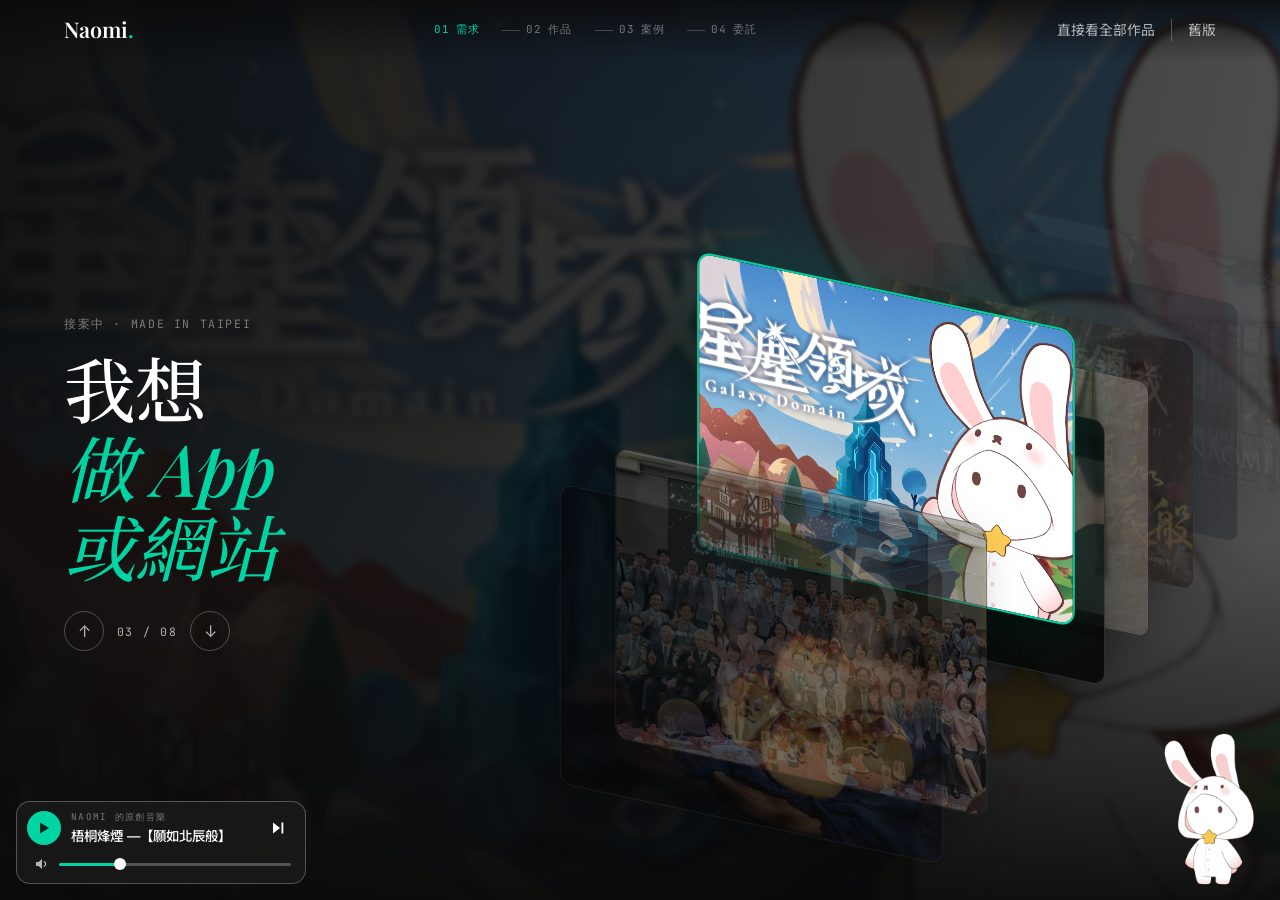
<file: index.html>
<!DOCTYPE html>
<html lang="zh-Hant">
<head>
<meta charset="UTF-8">
<meta name="viewport" content="width=device-width, initial-scale=1">
<!-- Google tag (gtag.js) -->
<script async src="https://www.googletagmanager.com/gtag/js?id=G-VKJH6SCYDP"></script>
<script>
window.dataLayer = window.dataLayer || [];
function gtag(){dataLayer.push(arguments);}
gtag('js', new Date());
gtag('config', 'G-VKJH6SCYDP');
</script>
<title>Naomi — UI/UX 與品牌設計師｜跨平台體驗設計</title>
<meta name="description" content="Naomi，UI/UX 與品牌設計師，專精資訊架構、User Flow、Wireframe 到 Prototype 的跨平台體驗設計，並具備完整專案管理與活動規劃執行經驗。">
<link rel="canonical" href="https://naomi-portfolio.github.io/Naomidesign/">
<meta property="og:type" content="website">
<meta property="og:title" content="Naomi — UI/UX 與品牌設計師｜跨平台體驗設計">
<meta property="og:description" content="Naomi，UI/UX 與品牌設計師，專精資訊架構、User Flow、Wireframe 到 Prototype 的跨平台體驗設計，並具備完整專案管理與活動規劃執行經驗。">
<meta property="og:url" content="https://naomi-portfolio.github.io/Naomidesign/">
<meta property="og:image" content="https://naomi-portfolio.github.io/Naomidesign/images/naomi-portrait.jpg">
<meta property="og:locale" content="zh_TW">
<meta name="twitter:card" content="summary_large_image">
<meta name="twitter:title" content="Naomi — UI/UX 與品牌設計師｜跨平台體驗設計">
<meta name="twitter:description" content="Naomi，UI/UX 與品牌設計師，專精資訊架構、User Flow、Wireframe 到 Prototype 的跨平台體驗設計，並具備完整專案管理與活動規劃執行經驗。">
<meta name="twitter:image" content="https://naomi-portfolio.github.io/Naomidesign/images/naomi-portrait.jpg">
<link rel="preconnect" href="https://fonts.googleapis.com">
<link rel="preconnect" href="https://fonts.gstatic.com" crossorigin>
<link href="https://fonts.googleapis.com/css2?family=Playfair+Display:ital,wght@0,400..700;1,400..700&family=Inter:wght@400;500;600&family=JetBrains+Mono:wght@400;500&family=Noto+Serif+TC:wght@500;600&family=Noto+Sans+TC:wght@400;500&display=swap" rel="stylesheet">
<link rel="stylesheet" href="css/about.css">
<link rel="stylesheet" href="css/journey.css?v=1111d">
</head>
<body>

<!-- 背景：跟著你正在看的東西慢慢換 -->
<div class="bg" id="bg" aria-hidden="true"><img alt=""><img alt=""><div class="motes" id="motes"></div></div>

<header class="top">
  <a class="logo" id="home" href="./" aria-label="回到第一頁">Naomi<i>.</i></a>
  <button class="back" id="back" aria-label="上一頁" hidden>←<span> 上一頁</span></button>
  <ol class="depth" id="depth" aria-label="目前位置"></ol>
  <a class="skip" id="skip" href="portfolio.html"><span>直接看</span>全部作品</a>
  <a class="skip old" href="classic.html">舊版</a>
</header>

<main>
  <section class="layer" data-layer="0" aria-label="選擇需求">
    <div class="inner l0">
      <div class="say">
        <span class="mono">接案中 · Made in Taipei</span>
        <h1>我想<em id="blank"></em></h1>
        <div class="pick"><button id="upN" aria-label="上面那張">↑</button><span class="mono" id="nOf" aria-live="polite"></span><button id="downN" aria-label="下面那張">↓</button></div>
      </div>
      <ol class="opts" id="opts"></ol>
    </div>
  </section>
  <section class="layer" data-layer="1" aria-label="相關作品"><div class="inner l1" id="L1"></div></section>
  <section class="layer" data-layer="2" aria-label="案例"><div class="inner l2" id="L2"></div></section>
  <section class="layer" data-layer="3" aria-label="委託"><div class="inner l3" id="L3"></div></section>
</main>

<div class="player">
  <div class="player-frame" id="pframe" hidden></div>
  <div class="player-bar">
    <button class="pbtn main" id="pplay" aria-label="播放">
      <svg width="14" height="14" viewBox="0 0 14 14" aria-hidden="true"><path id="picon" d="M3 1.5v11l9-5.5z" fill="currentColor"/></svg>
    </button>
    <div class="pmeta"><span class="mono">Naomi 的原創音樂</span><b id="ptitle"></b></div>
    <button class="pbtn" id="pnext" aria-label="下一首">
      <svg width="14" height="14" viewBox="0 0 14 14" aria-hidden="true"><path d="M2 1.5v11l7-5.5zM10.5 1.5h1.8v11h-1.8z" fill="currentColor"/></svg>
    </button>
  </div>
  <label class="pvol">
    <svg width="14" height="14" viewBox="0 0 14 14" aria-hidden="true"><path d="M1 5h2.5L7 2v10L3.5 9H1z" fill="currentColor"/><path d="M9.2 4.6c1 .7 1.5 1.5 1.5 2.4s-.5 1.700-1.500 2.400" fill="none" stroke="currentColor" stroke-width="1.2" stroke-linecap="round"/></svg>
    <input type="range" id="pvol" min="0" max="100" step="1" aria-label="音量">
  </label>
</div>

<!-- 兔兔：可以拖到任何地方放著 -->
<div class="guide" id="guide">
  <div class="bubble hide" id="bubble" role="status"></div>
  <button class="bunny" id="bunny" aria-label="兔兔，可以拖曳移動，也可以用方向鍵"><img id="bunnyImg" src="images/galaxy-gif-idle.gif" alt="" draggable="false"></button>
</div>

<script src="js/journey-data.js?v=1111d"></script>
<script src="js/journey.js?v=1111d"></script>
<script src="js/journey-fx.js?v=1111d"></script>
</body>
</html>
</file>
<file: css/about.css>
/* ============================================
   關於我頁面 (about.html) 專屬樣式
   ============================================ */

/* === 頁首大標題區 === */
.about-hero {
  position: relative;
  min-height: 70vh;
  width: 100%;
  display: flex;
  align-items: center;
  padding: 8rem 0 4rem;
  overflow: hidden;
}

.about-hero-bg {
  position: absolute;
  inset: 0;
  background-image:
    radial-gradient(circle at 20% 30%, rgba(0, 212, 163, 0.08) 0%, transparent 50%),
    radial-gradient(circle at 80% 70%, rgba(0, 212, 163, 0.05) 0%, transparent 50%);
  z-index: 0;
}

.about-hero-content {
  position: relative;
  z-index: 1;
  width: 100%;
}

.about-hero-eyebrow {
  display: inline-flex;
  align-items: center;
  gap: 0.75rem;
  font-size: 0.75rem;
  letter-spacing: 0.4em;
  text-transform: uppercase;
  color: var(--color-accent);
  margin-bottom: 2rem;
  font-weight: 500;
  opacity: 0;
  animation: fadeInUp 1.4s var(--ease-out-expo) 0.3s forwards;
}

.about-hero-eyebrow::before {
  content: '';
  width: 30px;
  height: 1px;
  background: var(--color-accent);
}

.about-hero-title {
  font-family: var(--font-display);
  font-size: clamp(3rem, 7vw, 5.5rem);
  font-weight: 500;
  line-height: 1.1;
  letter-spacing: -0.03em;
  max-width: 1100px;
  margin-bottom: 2rem;
}

.about-hero-title em {
  font-style: italic;
  color: var(--color-accent);
}

.about-hero-title .title-wrapper {
  overflow: hidden;
  display: block;
  padding: 0.1em 0;
}

.about-hero-title .title-line {
  display: inline-block;
  transform: translateY(105%);
  animation: slideUp 1.6s var(--ease-out-expo) forwards;
}

.about-hero-title .title-line-1 { animation-delay: 0.5s; }
.about-hero-title .title-line-2 { animation-delay: 0.65s; }
.about-hero-title .title-line-3 { animation-delay: 0.8s; }

.about-hero-tagline {
  font-size: 1.15rem;
  color: var(--color-text-muted);
  max-width: 700px;
  line-height: 1.8;
  opacity: 0;
  animation: fadeInUp 1.4s var(--ease-out-expo) 1.4s forwards;
}

/* === 個人故事區 === */
.story-section {
  padding: var(--space-xl) 0;
  position: relative;
}

/* === 社群連結區（位於個人故事與專業能力之間）=== */
.social-section {
  padding: var(--space-lg) 0 var(--space-xl);
  border-top: 1px solid var(--color-border);
  border-bottom: 1px solid var(--color-border);
}

.social-section-header {
  display: flex;
  flex-direction: column;
  align-items: flex-start;
  margin-bottom: 3rem;
}

.social-grid {
  display: grid;
  grid-template-columns: repeat(4, 1fr);
  gap: 1.25rem;
}

.social-item {
  position: relative;
  display: flex;
  align-items: center;
  gap: 1.25rem;
  padding: 1.5rem;
  background: var(--color-bg-elevated);
  border: 1px solid var(--color-border);
  overflow: hidden;
  transition: border-color 0.6s var(--ease-out-expo),
              transform 0.6s var(--ease-out-expo);
  cursor: none;
}

.social-item::before {
  content: '';
  position: absolute;
  inset: 0;
  background: linear-gradient(
    135deg,
    rgba(0, 212, 163, 0.08) 0%,
    transparent 60%
  );
  opacity: 0;
  transition: opacity 0.6s var(--ease-out-expo);
  pointer-events: none;
}

.social-item:hover {
  border-color: var(--color-accent);
  transform: translateY(-3px);
}

.social-item:hover::before {
  opacity: 1;
}

.social-icon {
  width: 36px;
  height: 36px;
  flex-shrink: 0;
  display: flex;
  align-items: center;
  justify-content: center;
  color: var(--color-text);
  transition: color 0.6s var(--ease-out-expo),
              transform 0.6s var(--ease-out-expo);
}

.social-item:hover .social-icon {
  color: var(--color-accent);
  transform: scale(1.1);
}

.social-icon svg {
  width: 100%;
  height: 100%;
  fill: currentColor;
}

.social-info {
  flex: 1;
  min-width: 0;
}

.social-name {
  font-size: 0.7rem;
  letter-spacing: 0.2em;
  text-transform: uppercase;
  color: var(--color-text-subtle);
  margin-bottom: 0.3rem;
  font-weight: 500;
}

.social-handle {
  font-family: var(--font-display);
  font-size: 1.05rem;
  font-weight: 500;
  letter-spacing: -0.01em;
  color: var(--color-text);
  white-space: nowrap;
  overflow: hidden;
  text-overflow: ellipsis;
}

.social-arrow {
  color: var(--color-text-subtle);
  font-size: 1rem;
  transition: color 0.6s var(--ease-out-expo),
              transform 0.6s var(--ease-out-expo);
  flex-shrink: 0;
}

.social-item:hover .social-arrow {
  color: var(--color-accent);
  transform: translate(3px, -3px);
}

.story-grid {
  display: grid;
  grid-template-columns: 1fr;
  max-width: 760px;
  gap: var(--space-lg);
  align-items: start;
}

.story-image-wrapper {
  position: sticky;
  top: 120px;
  aspect-ratio: 4 / 5;
  overflow: hidden;
  max-width: 360px;           /* 縮小：原來無限制，現在限制最大寬度 */
  margin-left: auto;          /* 靠右對齊 */
}

.story-image {
  width: 100%;
  height: 100%;
  object-fit: cover;
  filter: grayscale(0.4);
  transition: filter 1.4s var(--ease-out-expo),
              transform 1.6s var(--ease-out-expo);
}

.story-image-wrapper:hover .story-image {
  filter: grayscale(0);
  transform: scale(1.04);
}

.story-image-caption {
  position: absolute;
  bottom: 1.5rem;
  left: 1.5rem;
  font-family: var(--font-mono);
  font-size: 0.7rem;
  letter-spacing: 0.2em;
  text-transform: uppercase;
  color: rgba(255, 255, 255, 0.85);
  background: rgba(0, 0, 0, 0.6);
  backdrop-filter: blur(10px);
  padding: 0.4rem 0.8rem;
  z-index: 2;
}

.story-content {
  padding-top: 1rem;
}

.story-eyebrow {
  display: block;
  font-size: 0.75rem;
  letter-spacing: 0.3em;
  text-transform: uppercase;
  color: var(--color-accent);
  margin-bottom: 1.5rem;
  font-weight: 500;
}

.story-title {
  font-family: var(--font-display);
  font-size: clamp(2rem, 4vw, 3rem);
  font-weight: 500;
  line-height: 1.15;
  letter-spacing: -0.02em;
  margin-bottom: 2.5rem;
}

.story-title em {
  font-style: italic;
  color: var(--color-accent);
}

.story-paragraphs p {
  font-size: 1.05rem;
  color: var(--color-text-muted);
  line-height: 1.85;
  margin-bottom: 1.5rem;
}

.story-paragraphs p:last-child {
  margin-bottom: 0;
}

.story-quote {
  margin-top: 3rem;
  padding: 2rem 0 2rem 2rem;
  border-left: 2px solid var(--color-accent);
  font-family: var(--font-display);
  font-style: italic;
  font-size: 1.4rem;
  line-height: 1.5;
  color: var(--color-text);
}

/* ============================================
   專業能力區（複合區塊：上方詳細說明 + 下方軟體圖示）
   ============================================ */

.professional-section {
  padding: var(--space-xl) 0;
  background: linear-gradient(180deg,
    transparent 0%,
    var(--color-bg-soft) 50%,
    transparent 100%);
}

/* === 三大專長詳細說明 === */
.expertise-blocks {
  margin-top: var(--space-lg);
}

.expertise-block {
  margin-bottom: 4rem;
  padding-top: 3rem;
  border-top: 1px solid var(--color-border);
}

.expertise-block:first-child {
  border-top: none;
  padding-top: 0;
}

.expertise-block:last-child {
  margin-bottom: 0;
}

.expertise-header {
  display: flex;
  align-items: center;
  gap: 1.5rem;
  margin-bottom: 2rem;
}

.expertise-title {
  font-family: var(--font-display);
  font-size: clamp(1.5rem, 3vw, 2rem);
  font-weight: 500;
  letter-spacing: -0.01em;
  color: var(--color-accent);
  white-space: nowrap;
}

.expertise-line {
  flex: 1;
  height: 1px;
  background: linear-gradient(
    90deg,
    var(--color-accent) 0%,
    var(--color-border) 100%
  );
}

.expertise-line::after {
  content: '';
  display: inline-block;
  width: 8px;
  height: 8px;
  border-radius: 50%;
  background: var(--color-accent);
  position: relative;
  top: -3px;
  float: right;
  box-shadow: 0 0 10px rgba(0, 212, 163, 0.6);
}

.expertise-grid {
  display: grid;
  grid-template-columns: repeat(3, 1fr);
  gap: 2.5rem;
  margin-bottom: 1.5rem;
}

.expertise-item h4 {
  font-size: 1rem;
  font-weight: 600;
  letter-spacing: 0.02em;
  margin-bottom: 1rem;
  color: var(--color-text);
}

.expertise-item ul {
  display: flex;
  flex-direction: column;
  gap: 0.6rem;
}

.expertise-item ul li {
  position: relative;
  padding-left: 1rem;
  font-size: 0.95rem;
  color: var(--color-text-muted);
  line-height: 1.6;
}

.expertise-item ul li::before {
  content: '•';
  position: absolute;
  left: 0;
  color: var(--color-accent);
  font-weight: bold;
}

.expertise-desc {
  font-size: 0.95rem;
  color: var(--color-text-muted);
  line-height: 1.75;
  margin-bottom: 1.5rem;
  max-width: 900px;
}

.expertise-tools {
  font-size: 0.9rem;
  color: var(--color-text-muted);
  padding: 1rem 1.5rem;
  background: rgba(255, 255, 255, 0.03);
  border-left: 2px solid var(--color-accent);
}

.expertise-tools strong {
  color: var(--color-text);
  margin-right: 0.5rem;
}

.expertise-tags {
  display: flex;
  flex-wrap: wrap;
  gap: 0.75rem;
  margin-top: 3rem;
  padding-top: 2.5rem;
  border-top: 1px solid var(--color-border);
}

.expertise-tag {
  font-size: 0.85rem;
  color: var(--color-accent);
  background: rgba(255, 255, 255, 0.03);
  border: 1px solid var(--color-border);
  border-radius: 999px;
  padding: 0.4rem 1rem;
}

/* === 軟體圖示區（位於專長說明下方）=== */
.software-section {
  margin-top: 5rem;
  padding-top: 3rem;
  border-top: 1px solid var(--color-border);
}

.software-section-eyebrow {
  display: block;
  font-size: 0.75rem;
  letter-spacing: 0.3em;
  text-transform: uppercase;
  color: var(--color-accent);
  margin-bottom: 1rem;
  font-weight: 500;
}

.software-section-title {
  font-family: var(--font-display);
  font-size: clamp(1.5rem, 3vw, 2rem);
  font-weight: 500;
  letter-spacing: -0.01em;
  margin-bottom: 2.5rem;
}

.software-section-title em {
  font-style: italic;
  color: var(--color-accent);
}

.skills-grid {
  display: grid;
  grid-template-columns: repeat(4, 1fr);
  gap: 1.5rem;
}

.skill-card {
  position: relative;
  aspect-ratio: 1;
  background: var(--color-bg-elevated);
  border: 1px solid var(--color-border);
  display: flex;
  flex-direction: column;
  align-items: center;
  justify-content: center;
  gap: 1.2rem;
  padding: 2rem;
  overflow: hidden;
  transition: border-color 0.6s var(--ease-out-expo),
              transform 0.6s var(--ease-out-expo);
  cursor: none;
}

.skill-card::before {
  content: '';
  position: absolute;
  inset: 0;
  background: radial-gradient(
    circle at var(--mouse-x, 50%) var(--mouse-y, 50%),
    rgba(0, 212, 163, 0.12) 0%,
    transparent 60%
  );
  opacity: 0;
  transition: opacity 0.6s var(--ease-out-expo);
  pointer-events: none;
}

.skill-card:hover {
  border-color: var(--color-accent);
  transform: translateY(-4px);
}

.skill-card:hover::before {
  opacity: 1;
}

.skill-icon {
  width: 64px;
  height: 64px;
  display: flex;
  align-items: center;
  justify-content: center;
  transition: transform 0.6s var(--ease-out-expo);
}

.skill-card:hover .skill-icon {
  transform: scale(1.1);
}

.skill-icon svg {
  width: 100%;
  height: 100%;
}

.skill-name {
  font-size: 0.95rem;
  font-weight: 500;
  letter-spacing: 0.02em;
  color: var(--color-text);
  text-align: center;
}

.skill-level {
  font-family: var(--font-mono);
  font-size: 0.7rem;
  letter-spacing: 0.15em;
  text-transform: uppercase;
  color: var(--color-text-subtle);
  position: absolute;
  top: 1rem;
  right: 1rem;
}

/* ============================================
   經歷時間軸（垂直設計，倒序：最資深在上）
   ============================================ */

.experience-section {
  padding: var(--space-xl) 0;
  position: relative;
}

.exp-list {
  list-style: none;
  margin: 1.5rem auto 0;
  padding: 0;
  max-width: 900px;
}

.exp-item {
  display: flex;
  align-items: baseline;
  flex-wrap: wrap;
  gap: 0.4rem 1rem;
  padding: 0.7rem 0 0.7rem 1.75rem;
  position: relative;
}

.exp-item::before {
  content: '';
  position: absolute;
  left: 0;
  top: 50%;
  width: 0.9rem;
  height: 1px;
  background: var(--color-accent);
}

.exp-org {
  font-size: 1.15rem;
  color: var(--color-text);
}

.exp-role {
  font-size: 0.95rem;
  color: var(--color-text-muted);
}

.timeline {
  position: relative;
  margin-top: var(--space-lg);
  max-width: 900px;
  margin-left: auto;
  margin-right: auto;
}

/* 中央時間軸線（背景虛線） */
.timeline::before {
  content: '';
  position: absolute;
  left: 30px;
  top: 0;
  bottom: 0;
  width: 1px;
  background: linear-gradient(
    180deg,
    var(--color-border) 0%,
    var(--color-border) 30%,
    rgba(255, 255, 255, 0.06) 70%,
    transparent 100%
  );
}

/* 動態描繪的時間軸線（隨滾動填充） */
.timeline::after {
  content: '';
  position: absolute;
  left: 30px;
  top: 0;
  width: 1px;
  height: var(--scroll-progress, 0%);
  background: linear-gradient(
    180deg,
    var(--color-accent) 0%,
    rgba(0, 212, 163, 0.6) 50%,
    rgba(0, 212, 163, 0.2) 100%
  );
  box-shadow: 0 0 12px rgba(0, 212, 163, 0.5);
  transition: height 0.1s linear;
}

.timeline-item {
  position: relative;
  padding-left: 80px;
  padding-bottom: 4rem;
}

.timeline-item:last-child {
  padding-bottom: 0;
}

/* 時間軸節點（基礎） */
.timeline-dot {
  position: absolute;
  left: 22px;
  top: 8px;
  width: 18px;
  height: 18px;
  border-radius: 50%;
  background: var(--color-bg);
  border: 2px solid var(--color-text-subtle);
  z-index: 2;
  transition: border-color 0.6s var(--ease-out-expo),
              transform 0.6s var(--ease-out-expo);
}

/* 動態強度遞減：最上方最強，往下漸弱 */

/* 第 1 個節點（最資深）：最強 */
.timeline-item:nth-child(1) .timeline-dot {
  width: 22px;
  height: 22px;
  left: 20px;
  border-width: 3px;
}

/* 第 2 個節點：中等 */
.timeline-item:nth-child(2) .timeline-dot {
  width: 18px;
  height: 18px;
}

/* 第 3 個節點：較弱 */
.timeline-item:nth-child(3) .timeline-dot {
  width: 15px;
  height: 15px;
  left: 23.5px;
  opacity: 0.85;
}

/* 第 4 個節點（學歷）：最弱 */
.timeline-item:nth-child(4) .timeline-dot {
  width: 12px;
  height: 12px;
  left: 25px;
  border-style: dashed;
  opacity: 0.7;
}

/* 進場時的視覺表現 */
.timeline-item.visible .timeline-dot {
  border-color: var(--color-accent);
}

/* 第 1 個節點 visible 時：scale 最大 */
.timeline-item:nth-child(1).visible .timeline-dot {
  transform: scale(1.2);
}

.timeline-item:nth-child(2).visible .timeline-dot {
  transform: scale(1.15);
}

.timeline-item:nth-child(3).visible .timeline-dot {
  transform: scale(1.1);
}

.timeline-item:nth-child(4).visible .timeline-dot {
  transform: scale(1);
  opacity: 0.85;
}

/* 節點脈衝光暈（強度遞減） */
.timeline-dot::after {
  content: '';
  position: absolute;
  inset: -6px;
  border-radius: 50%;
  border: 1px solid var(--color-accent);
  opacity: 0;
  transition: opacity 0.6s var(--ease-out-expo);
}

/* 只有前兩個（資深職位）才有強烈脈衝 */
.timeline-item:nth-child(1).visible .timeline-dot::after {
  opacity: 0.7;
  animation: pulse-strong 2.5s ease-in-out infinite;
}

.timeline-item:nth-child(2).visible .timeline-dot::after {
  opacity: 0.4;
  animation: pulse-medium 2.5s ease-in-out infinite;
}

.timeline-item:nth-child(3).visible .timeline-dot::after {
  opacity: 0.2;
  animation: pulse-weak 3s ease-in-out infinite;
}

/* 第 4 個（學歷）無脈衝 */

@keyframes pulse-strong {
  0%, 100% { transform: scale(1); opacity: 0.7; }
  50% { transform: scale(1.6); opacity: 0; }
}

@keyframes pulse-medium {
  0%, 100% { transform: scale(1); opacity: 0.4; }
  50% { transform: scale(1.4); opacity: 0; }
}

@keyframes pulse-weak {
  0%, 100% { transform: scale(1); opacity: 0.2; }
  50% { transform: scale(1.2); opacity: 0; }
}

/* 文字內容（透明度漸減） */
.timeline-period {
  font-family: var(--font-mono);
  font-size: 0.75rem;
  letter-spacing: 0.2em;
  text-transform: uppercase;
  color: var(--color-accent);
  margin-bottom: 0.5rem;
  font-weight: 500;
}

.timeline-role {
  font-family: var(--font-display);
  font-size: 1.5rem;
  font-weight: 500;
  letter-spacing: -0.01em;
  margin-bottom: 0.5rem;
  line-height: 1.3;
}

.timeline-company {
  font-size: 0.95rem;
  color: var(--color-text-muted);
  margin-bottom: 1rem;
  display: flex;
  align-items: center;
  gap: 0.5rem;
}

.timeline-company .dot {
  width: 4px;
  height: 4px;
  background: var(--color-text-subtle);
  border-radius: 50%;
}

.timeline-description {
  font-size: 0.95rem;
  color: var(--color-text-muted);
  line-height: 1.7;
  max-width: 600px;
}

.timeline-tags {
  display: flex;
  flex-wrap: wrap;
  gap: 0.5rem;
  margin-top: 1.2rem;
}

.timeline-tag {
  font-family: var(--font-mono);
  padding: 0.3rem 0.75rem;
  border: 1px solid var(--color-border);
  border-radius: 999px;
  font-size: 0.7rem;
  color: var(--color-text-muted);
  letter-spacing: 0.1em;
  text-transform: uppercase;
}

/* 文字透明度遞減（資歷越淺越淡） */
.timeline-item:nth-child(3) .timeline-role,
.timeline-item:nth-child(3) .timeline-description {
  opacity: 0.85;
}

.timeline-item:nth-child(4) .timeline-role,
.timeline-item:nth-child(4) .timeline-description {
  opacity: 0.7;
}

.timeline-item:nth-child(4) .timeline-period {
  color: var(--color-text-muted);
}

/* ============================================
   作品清單區（三大類別：插畫、設計、攝影）
   ============================================ */

.works-list-section {
  padding: var(--space-xl) 0;
  position: relative;
}

.works-list-block {
  margin-bottom: 4rem;
}

.works-list-block:last-child {
  margin-bottom: 0;
}

.works-list-header {
  display: flex;
  align-items: center;
  gap: 1.5rem;
  margin-bottom: 2.5rem;
}

.works-list-category {
  font-family: var(--font-mono);
  font-size: 0.85rem;
  font-weight: 600;
  letter-spacing: 0.25em;
  color: var(--color-accent);
  text-transform: uppercase;
  white-space: nowrap;
}

.works-list-line {
  flex: 1;
  height: 1px;
  background: linear-gradient(
    90deg,
    var(--color-accent) 0%,
    var(--color-border) 50%,
    transparent 100%
  );
  position: relative;
}

.works-list-line::after {
  content: '';
  position: absolute;
  right: 0;
  top: -3px;
  width: 7px;
  height: 7px;
  border-radius: 50%;
  background: var(--color-accent);
  box-shadow: 0 0 10px rgba(0, 212, 163, 0.6);
}

.works-list-grid {
  display: grid;
  grid-template-columns: 1fr 1fr;
  gap: 0.75rem 3rem;
}

.works-list-item {
  font-size: 0.95rem;
  color: var(--color-text-muted);
  line-height: 1.7;
  padding: 0.4rem 0;
  border-bottom: 1px dashed transparent;
  transition: color 0.4s var(--ease-out-expo),
              border-color 0.4s var(--ease-out-expo),
              padding-left 0.4s var(--ease-out-expo);
  cursor: default;
}

.works-list-item:hover {
  color: var(--color-text);
  border-bottom-color: var(--color-accent);
  padding-left: 0.5rem;
}

.works-list-item .work-name {
  font-weight: 500;
  color: var(--color-text);
}

.works-list-item .work-meta {
  font-size: 0.85rem;
  color: var(--color-text-subtle);
  margin-left: 0.4rem;
}

.works-list-item:hover .work-meta {
  color: var(--color-text-muted);
}

/* === CTA 區 === */
.about-cta {
  padding: var(--space-xl) 0;
  text-align: center;
  border-top: 1px solid var(--color-border);
}

/* ============================================
   社群連結區（連到我）
   ============================================ */

.connect-section {
  padding: var(--space-xl) 0;
  position: relative;
  border-top: 1px solid var(--color-border);
}

.connect-header {
  text-align: center;
  margin-bottom: var(--space-lg);
}

.connect-eyebrow {
  display: inline-block;
  font-size: 0.75rem;
  letter-spacing: 0.3em;
  text-transform: uppercase;
  color: var(--color-accent);
  margin-bottom: 1rem;
  font-weight: 500;
}

.connect-title {
  font-family: var(--font-display);
  font-size: clamp(2rem, 4vw, 3rem);
  font-weight: 500;
  line-height: 1.2;
  letter-spacing: -0.02em;
  max-width: 700px;
  margin: 0 auto 1rem;
}

.connect-title em {
  font-style: italic;
  color: var(--color-accent);
}

.connect-tagline {
  font-size: 1rem;
  color: var(--color-text-muted);
  max-width: 600px;
  margin: 0 auto;
  line-height: 1.7;
}

.connect-grid {
  display: grid;
  grid-template-columns: repeat(4, 1fr);
  gap: 1.5rem;
  max-width: 1100px;
  margin: 0 auto;
}

.connect-link {
  position: relative;
  padding: 2rem 1.5rem;
  background: var(--color-bg-soft);
  border: 1px solid var(--color-border);
  border-radius: 12px;
  display: flex;
  flex-direction: column;
  align-items: center;
  text-align: center;
  gap: 1rem;
  overflow: hidden;
  transition: border-color 0.6s var(--ease-out-expo),
              transform 0.6s var(--ease-out-expo);
}

.connect-link:hover {
  border-color: var(--color-accent);
  transform: translateY(-4px);
}

.connect-link::before {
  content: '';
  position: absolute;
  top: 0;
  left: 50%;
  transform: translateX(-50%) scaleX(0);
  width: 80%;
  height: 1px;
  background: var(--color-accent);
  transition: transform 0.6s var(--ease-out-expo);
  transform-origin: center;
}

.connect-link:hover::before {
  transform: translateX(-50%) scaleX(1);
}

.connect-icon {
  width: 36px;
  height: 36px;
  display: flex;
  align-items: center;
  justify-content: center;
  color: var(--color-text-muted);
  transition: color 0.6s var(--ease-out-expo),
              transform 0.6s var(--ease-out-expo);
}

.connect-link:hover .connect-icon {
  color: var(--color-accent);
  transform: scale(1.1);
}

.connect-icon svg {
  width: 100%;
  height: 100%;
  fill: currentColor;
}

.connect-platform {
  font-family: var(--font-mono);
  font-size: 0.7rem;
  letter-spacing: 0.25em;
  text-transform: uppercase;
  color: var(--color-text-subtle);
  font-weight: 500;
}

.connect-handle {
  font-family: var(--font-display);
  font-size: 1.05rem;
  font-weight: 500;
  letter-spacing: -0.01em;
  color: var(--color-text);
  transition: color 0.6s var(--ease-out-expo);
}

.connect-link:hover .connect-handle {
  color: var(--color-accent);
}

.about-cta-text {
  font-family: var(--font-display);
  font-size: clamp(2rem, 4vw, 3rem);
  font-weight: 500;
  line-height: 1.2;
  letter-spacing: -0.02em;
  margin-bottom: 2.5rem;
  max-width: 800px;
  margin-left: auto;
  margin-right: auto;
}

.about-cta-text em {
  font-style: italic;
  color: var(--color-accent);
}

/* === 響應式 === */
@media (max-width: 968px) {
  .about-hero {
    min-height: auto;
    padding: 7rem 0 3rem;
  }

  .story-grid {
    grid-template-columns: 1fr;
    gap: var(--space-md);
  }

  .social-grid {
    grid-template-columns: repeat(2, 1fr);
    gap: 1rem;
  }

  .social-item {
    padding: 1.2rem;
  }

  .story-image-wrapper {
    position: relative;
    top: 0;
    max-width: 500px;
    margin: 0 auto;
  }

  .expertise-grid {
    grid-template-columns: 1fr;
    gap: 2rem;
  }

  .skills-grid {
    grid-template-columns: repeat(2, 1fr);
    gap: 1rem;
  }

  .timeline::before,
  .timeline::after {
    left: 15px;
  }

  .timeline-item {
    padding-left: 50px;
    padding-bottom: 3rem;
  }

  .timeline-item .timeline-dot,
  .timeline-item:nth-child(1) .timeline-dot,
  .timeline-item:nth-child(2) .timeline-dot,
  .timeline-item:nth-child(3) .timeline-dot,
  .timeline-item:nth-child(4) .timeline-dot {
    left: 7px;
    width: 16px;
    height: 16px;
  }

  .works-list-grid {
    grid-template-columns: 1fr;
    gap: 0.5rem;
  }

  .works-list-header {
    gap: 1rem;
  }

  /* 連結區手機版 2 欄 */
  .connect-grid {
    grid-template-columns: repeat(2, 1fr);
    gap: 1rem;
  }
}

@media (max-width: 540px) {
  .skills-grid {
    grid-template-columns: 1fr;
  }

  .social-grid {
    grid-template-columns: 1fr;
  }

  .skill-card {
    aspect-ratio: 16 / 9;
    flex-direction: row;
    justify-content: flex-start;
    padding: 1.5rem;
  }

  .skill-icon {
    width: 48px;
    height: 48px;
  }
}
</file>
<file: css/journey.css>
:root {
  --bg: #0a0a0a;
  --bg-raised: #171717;
  --text: #ffffff;
  --muted: rgba(255,255,255,.68);
  --subtle: rgba(255,255,255,.42);
  --line: rgba(255,255,255,.12);
  --line-strong: rgba(255,255,255,.26);
  --accent: #00d4a3;
  --accent-soft: rgba(0,212,163,.14);
  --accent-ink: #04241c;
  --display: 'Playfair Display','Noto Serif TC',serif;
  --body: 'Inter','Noto Sans TC',-apple-system,BlinkMacSystemFont,sans-serif;
  --mono: 'JetBrains Mono','Courier New',monospace;
  --soft: cubic-bezier(.4,0,.2,1);
  --ease: cubic-bezier(.16,1,.3,1);
  --gutter: clamp(16px, 5vw, 72px);
  --top: 60px;
}
* { box-sizing: border-box; margin: 0; padding: 0; }
html, body { height: 100%; overscroll-behavior: none; }
body { background: var(--bg); color: var(--text); overflow: hidden; font-family: var(--body); line-height: 1.65; -webkit-font-smoothing: antialiased; }
a { color: inherit; text-decoration: none; }
button { font: inherit; color: inherit; background: none; border: 0; cursor: pointer; text-align: inherit; }
img, video { display: block; max-width: 100%; }
:focus-visible { outline: 2px solid var(--accent); outline-offset: 3px; border-radius: 6px; }
.mono { font-family: var(--mono); font-size: .72rem; letter-spacing: .14em; text-transform: uppercase; color: var(--subtle); }

/* ---- 背景 ---- */
.bg { position: fixed; inset: 0; z-index: 0; overflow: hidden; }
.bg img { position: absolute; inset: -4%; width: 108%; height: 108%; max-width: none; object-fit: cover; opacity: 0; filter: blur(3px) saturate(1.05); transition: opacity 1.8s var(--soft), filter 1.8s var(--soft); animation: drift 30s ease-in-out infinite alternate; }
.bg img.on { opacity: .6; }
.bg img { translate: calc(var(--mx, 0) * -14px) calc(var(--my, 0) * -14px); }
.motes { translate: calc(var(--mx, 0) * 22px) calc(var(--my, 0) * 22px); }
.bg.deep img.on { opacity: .28; filter: blur(24px); }
.bg::after { content: ''; position: absolute; inset: 0; background: linear-gradient(100deg, rgba(10,10,10,.94) 0%, rgba(10,10,10,.72) 48%, rgba(10,10,10,.5) 100%), linear-gradient(to top, rgba(10,10,10,.9), rgba(10,10,10,0) 40%); }
@keyframes drift { from { transform: scale(1); } to { transform: scale(1.07) translate(-1.5%, -1%); } }
/* 空氣裡慢慢往上飄的微光 */
.motes { position: absolute; inset: 0; z-index: 1; }
.motes i { position: absolute; bottom: -10px; width: 4px; height: 4px; border-radius: 50%; background: #fff; filter: blur(1px); opacity: 0; animation: rise-mote linear infinite; }
@keyframes rise-mote { 10% { opacity: .35; } 80% { opacity: .2; } 100% { transform: translate(40px, -105vh); opacity: 0; } }

/* ---- 頂部列 ---- */
.top { position: fixed; top: 0; left: 0; right: 0; z-index: 30; height: var(--top); display: flex; align-items: center; gap: 16px; padding: 0 var(--gutter); background: linear-gradient(180deg, rgba(10,10,10,.8), rgba(10,10,10,0)); }
.logo { font-family: var(--display); font-size: 1.35rem; font-weight: 600; }
.logo i { color: var(--accent); font-style: normal; }
.back { font-size: .88rem; color: var(--muted); padding: 6px 12px; border: 1px solid var(--line-strong); border-radius: 99px; white-space: nowrap; transition: color .5s, border-color .5s; }
.back:hover { color: var(--text); border-color: var(--text); }
.back[hidden] { display: none; }
.depth { margin: 0 auto; display: flex; align-items: center; gap: 6px; list-style: none; }
.depth button { font-family: var(--mono); font-size: .68rem; letter-spacing: .1em; color: var(--subtle); padding: 6px 8px; display: flex; gap: 6px; align-items: center; white-space: nowrap; transition: color .6s; }
.depth button::before { content: ''; width: 18px; height: 1px; background: currentColor; opacity: .5; }
.depth li:first-child button::before { display: none; }
.depth .done { color: var(--muted); }
.depth .done:hover { color: var(--text); }
.depth .now { color: var(--accent); }
.depth button:disabled { cursor: default; }
.skip { font-size: .86rem; color: var(--muted); white-space: nowrap; transition: color .5s; }
.skip:hover { color: var(--text); }
.skip.old { padding-left: 16px; border-left: 1px solid var(--line-strong); }

/* ---- 換頁：舊的先淡出，新的再淡入 ---- */
.layer {
  position: fixed; inset: 0; z-index: 10; overflow-y: auto; overflow-x: hidden; scrollbar-width: thin; scrollbar-color: var(--line-strong) transparent;
  padding: calc(var(--top) + 20px) var(--gutter) 150px;
  display: grid; grid-template-columns: minmax(0, 1fr); align-items: center;
  opacity: 0; visibility: hidden; transform: scale(.955); filter: blur(8px);
  transition: opacity .6s var(--soft), transform .6s var(--soft), filter .6s var(--soft), visibility 0s .6s;
}
.layer.passed { transform: scale(1.06); }
.layer.active { opacity: 1; visibility: visible; transform: none; filter: none; transition: opacity 1s var(--soft) .45s, transform 1s var(--soft) .45s, filter 1s var(--soft) .45s, visibility 0s .45s; }
.inner { width: 100%; max-width: 1280px; margin: 0 auto; }
h1, h2 { font-family: var(--display); font-weight: 500; letter-spacing: -.01em; text-wrap: balance; }
h2 { font-size: clamp(1.8rem, 4.4vw, 3.2rem); line-height: 1.18; margin: 8px 0; }
.lead { color: var(--muted); }

/* ---- 第一頁：需求。作品斜著一層一層疊著，沿著左下往右上的斜線排；選到的那層被抽出來 ---- */
.layer[data-layer="0"] { overflow: hidden; padding-bottom: 20px; touch-action: none; }
.l0 { position: relative; height: calc(100vh - var(--top) - 40px); display: grid; grid-template-columns: minmax(0, .8fr) minmax(0, 1.2fr); align-items: center; gap: clamp(16px, 4vw, 60px); }
.l0 .say { position: relative; z-index: 3; transition: opacity .5s var(--soft); }
.l0 h1 { font-size: clamp(2.4rem, 5.6vw, 5rem); line-height: 1.1; margin: 14px 0 16px; }
.l0 h1 em { display: block; color: var(--accent); font-style: italic; min-height: 1.2em; transition: opacity .45s var(--soft), transform .45s var(--soft); }
.l0 h1 em.out { opacity: 0; transform: translateY(8px); }
.l0 p { color: var(--muted); }
.pick { display: flex; align-items: center; gap: 12px; margin-top: 26px; }
.pick button { width: 40px; height: 40px; border-radius: 50%; border: 1px solid var(--line-strong); text-align: center; color: var(--muted); transition: color .4s, border-color .4s, opacity .4s; }
.pick button:hover:not(:disabled) { color: var(--text); border-color: var(--text); }
.pick button:disabled { opacity: .3; cursor: default; }
.pick .mono { min-width: 62px; text-align: center; color: var(--muted); }
.opts { list-style: none; position: relative; height: 100%; translate: calc(var(--mx, 0) * -12px) calc(var(--my, 0) * -12px); --dx: clamp(30px, 3.9vw, 58px); --dy: clamp(-50px, -3.3vw, -26px); }
.opts li { position: absolute; left: 50%; top: 60%; width: min(30vw, 44vh, 430px);
  translate: calc(-50% + var(--k, 0) * var(--dx)) calc(-50% + var(--k, 0) * var(--dy)); scale: var(--s, 1); opacity: var(--o, 1);
  transform: rotate(12deg) skewX(12deg);
  transition: translate .9s var(--ease), scale .9s var(--ease), opacity .7s var(--soft); }
.opts li[data-state="sel"] { translate: -50% -92%; }   /* 被抽出來：從那一疊裡往上升起來 */
.opt { display: block; width: 100%; }
.opt .pic { display: block; aspect-ratio: 4 / 3; overflow: hidden; border-radius: 14px; border: 1px solid var(--line-strong); background: var(--bg-raised); filter: saturate(.75) brightness(.6); box-shadow: -18px 24px 50px rgba(0,0,0,.55);
  transition: transform .9s var(--ease), filter .8s var(--soft), border-color .6s var(--soft), box-shadow .8s var(--soft), opacity .5s var(--soft); }
.opt .pic img { width: 100%; height: 100%; object-fit: cover; }
.opt .tag { position: absolute; width: 1px; height: 1px; overflow: hidden; clip-path: inset(50%); white-space: nowrap; }
.opt.hot .pic { filter: none; border-color: var(--accent); box-shadow: 0 0 0 1px var(--accent), -24px 34px 80px rgba(0,0,0,.6), 0 0 70px rgba(0,212,163,.22); }
.opt.hot:hover .pic { transform: scale(1.03); }
.opt:not(.hot):hover .pic { filter: saturate(.9) brightness(.85); }
.opt.dive .pic { transform: scale(2.4); opacity: 0; transition-duration: .6s; }
.l0.diving .opts li:not(:has(.dive)), .l0.diving .say { opacity: 0; }

/* ---- 第二頁：作品，一件一件往下看 ---- */
.l1, .l2, .l3 { max-width: 820px; }
.l1 .head { margin-bottom: 34px; }
.works { display: grid; gap: clamp(36px, 7vh, 72px); }
.work { display: block; width: 100%; opacity: 0; transform: translateY(30px); transition: opacity 1.3s var(--soft), transform 1.3s var(--soft); }
.work.seen { opacity: 1; transform: none; }
.work .shot { position: relative; display: block; aspect-ratio: 16 / 10; overflow: hidden; border-radius: 18px; background: var(--bg-raised); border: 1px solid var(--line); transition: border-color .6s var(--soft), transform .9s var(--ease), box-shadow .8s var(--soft);
  transform: perspective(900px) rotateX(var(--rx, 0deg)) rotateY(var(--ry, 0deg)); }
.work:hover .shot { border-color: var(--accent); box-shadow: 0 24px 60px rgba(0,0,0,.5); }
.work .shot.tilt { transition-duration: .6s, .18s, .8s; }
.work .shot::after { content: ''; position: absolute; inset: 0; pointer-events: none; opacity: 0; transition: opacity .6s var(--soft); background: radial-gradient(circle at var(--sx, 50%) var(--sy2, 50%), rgba(255,255,255,.2), transparent 55%); }
.work .shot.tilt::after { opacity: 1; }
.work .shot img { scale: 1.06; translate: 0 calc(var(--sy, 0) * 2.6%); }
.work video { position: absolute; inset: 0; width: 100%; height: 100%; object-fit: cover; opacity: 0; transition: opacity .8s var(--soft); }
.work video.on { opacity: 1; }
.work img { width: 100%; height: 100%; object-fit: cover; transition: transform 2.4s var(--soft); }
.work:hover img { transform: scale(1.04); }
.work .cap { display: block; padding: 16px 4px 0; }
.work b { display: block; font-family: var(--display); font-weight: 500; font-size: clamp(1.3rem, 2.6vw, 1.7rem); line-height: 1.3; }
.work .why { display: block; color: var(--muted); font-size: .94rem; margin-top: 2px; }
.work .open { display: inline-block; margin-top: 10px; color: var(--accent); font-size: .9rem; opacity: .75; transition: opacity .5s, transform .7s var(--ease); }
.work:hover .open { opacity: 1; transform: translateX(6px); }
/* 全部作品：兩欄的小卡，一樣由上往下看 */
.l1:has(.works.grid) { max-width: 1100px; }
.works.grid { grid-template-columns: repeat(2, minmax(0, 1fr)); gap: 34px 22px; }
.works.grid .work[hidden] { display: none; }
.works.grid .work b { font-size: 1.15rem; }
.works.grid .work .open { display: none; }
.chips.filter { margin-top: 26px; gap: 8px; }
.chips.filter .chip { padding: 8px 16px; font-size: .9rem; }
.ending { margin-top: clamp(48px, 9vh, 90px); text-align: center; }
.ending p { color: var(--muted); margin-bottom: 16px; }
.ending .btn { display: inline-block; min-width: 240px; }

/* ---- 關於我：沿用現有 about.css 的設計，這裡只補上它需要的變數和容器 ---- */
:root {
  --color-bg: #0a0a0a; --color-bg-soft: #141414; --color-bg-elevated: #1c1c1c;
  --color-text: #ffffff; --color-text-muted: rgba(255,255,255,.6); --color-text-subtle: rgba(255,255,255,.4);
  --color-border: rgba(255,255,255,.1); --color-accent: #00d4a3; --color-accent-soft: rgba(0,212,163,.15);
  --font-display: 'Playfair Display','Noto Serif TC',serif; --font-body: 'Inter','Noto Sans TC',sans-serif; --font-mono: 'JetBrains Mono','Courier New',monospace;
  --space-xs: .5rem; --space-sm: 1rem; --space-md: 2rem; --space-lg: 4rem; --space-xl: 8rem;
  --ease-out-expo: cubic-bezier(0.16, 1, 0.3, 1); --ease-out-quart: cubic-bezier(0.22, 1, 0.36, 1); --ease-in-out-quart: cubic-bezier(0.76, 0, 0.24, 1);
  --duration-fast: .4s; --duration-base: .8s; --duration-slow: 1.4s; --duration-slowest: 1.8s;
}
.l1.wide { max-width: 1100px; }
.about-live .container { max-width: none; margin: 0; padding: 0; }
.about-live section { padding: clamp(56px, 10vh, 110px) 0 0; background: none; border: 0; }
.about-live * { cursor: auto; }
.about-live a, .about-live a * { cursor: pointer; }
.about-live .section-header { margin-bottom: var(--space-lg); display: flex; justify-content: space-between; align-items: flex-end; gap: var(--space-md); }
.about-live .section-eyebrow { display: block; font-size: .75rem; letter-spacing: .3em; text-transform: uppercase; color: var(--color-accent); margin-bottom: 1rem; font-weight: 500; }
.about-live .section-title { font-family: var(--font-display); font-size: clamp(2rem, 4.5vw, 3.5rem); font-weight: 500; line-height: 1.1; letter-spacing: -.02em; max-width: 700px; margin: 0; }
.about-live .section-title em, .about-name em { font-style: italic; color: var(--color-accent); }
.about-name { font-size: clamp(2.2rem, 5.4vw, 4.2rem); line-height: 1.12; margin: 0 0 16px; }
.about-live .reveal-stagger > * { transition-delay: 0s; }
.works-head { margin: clamp(72px, 12vh, 130px) 0 34px; }
.works-head .lead { margin-top: 14px; }
.ending .btn + .btn { margin-left: 10px; }

/* ---- 第三頁：案例，完整內容直接往下看 ---- */
.l2 { max-width: 900px; }
.reveal { opacity: 0; transform: translateY(30px) scale(.97); filter: blur(5px); transition: opacity 1.2s var(--soft), transform 1.2s var(--soft), filter 1.2s var(--soft); }
.reveal.seen { opacity: 1; transform: none; filter: none; }
.info { display: flex; flex-wrap: wrap; gap: 14px 40px; margin-top: 30px; padding: 18px 0; border-top: 1px solid var(--line); border-bottom: 1px solid var(--line); }
.info dt { font-size: .78rem; color: var(--subtle); }
.info dd { font-size: .98rem; }
.desc { margin-top: 36px; max-width: 64ch; }
.desc h3 { font-family: var(--display); font-weight: 500; font-size: clamp(1.3rem, 2.6vw, 1.8rem); line-height: 1.4; margin-bottom: 14px; }
.desc h3 em { color: var(--accent); }
.desc p { color: var(--muted); margin-top: 12px; }
.embed { margin-top: 40px; aspect-ratio: 16 / 9; border-radius: 18px; overflow: hidden; border: 1px solid var(--line); background: #000; }
.embed iframe { width: 100%; height: 100%; border: 0; display: block; }
.gallery { margin-top: 40px; display: grid; gap: clamp(22px, 4vh, 40px); }
.gallery.masonry { display: block; columns: 2; column-gap: 16px; }
.gallery.masonry figure { break-inside: avoid; margin-bottom: 16px; }
.pic { position: relative; border-radius: 14px; overflow: hidden; border: 1px solid var(--line); background: var(--bg-raised); }
.pic img { width: 100%; }
.pic .over { position: absolute; object-fit: contain; }
.gallery.spaced .pic, .gallery.masonry .pic { cursor: zoom-in; }
/* 設計類：一長條，圖與圖之間不留任何縫 */
.layer[data-layer="2"] { container-type: inline-size; }
.gallery.seamless { gap: 0; overflow: hidden; width: calc(100cqw + var(--gutter) * 2); margin-left: calc(50% - 50cqw - var(--gutter)); }   /* 滿版：左右貼齊畫面邊緣 */
.gallery.seamless .pic { border: 0; border-radius: 0; }
.l2 .ending .stack { margin-inline: auto; text-align: left; }
.ending .stack .btn + .btn { margin-left: 0; }

.l2 .frame { border-radius: 18px; overflow: hidden; background: #000; border: 1px solid var(--line); }
.l2 .frame img, .l2 .frame video { width: 100%; max-height: 70vh; object-fit: contain; }
.l2 .count { display: block; color: var(--accent); margin-top: 24px; }
.l2 h2 { font-size: clamp(1.7rem, 3.6vw, 2.6rem); }
.stack { display: grid; gap: 10px; margin-top: 26px; max-width: 420px; }
.row { display: flex; gap: 10px; }
.btn { flex: 1; display: block; text-align: center; padding: 13px 18px; border-radius: 12px; font-weight: 500; font-size: .94rem; border: 1px solid var(--line-strong); background: rgba(10,10,10,.45); transition: border-color .5s var(--soft), background .5s var(--soft), filter .5s, opacity .5s; }
.btn:hover { border-color: var(--text); }
.btn.primary { background: var(--accent); border-color: var(--accent); color: var(--accent-ink); }
.btn.primary:hover { filter: brightness(1.08); }
.btn:disabled { opacity: .35; cursor: default; }

/* ---- 第四頁：委託 ---- */
.l3 { max-width: 720px; }
.l3 .hint { color: var(--muted); }
.chips { display: flex; flex-wrap: wrap; gap: 10px; margin-top: 24px; }
.chip { border: 1px solid var(--line-strong); border-radius: 99px; padding: 12px 20px; font-size: 1rem; color: var(--muted); background: rgba(10,10,10,.5); transition: color .5s var(--soft), border-color .5s var(--soft), background .5s var(--soft); }
.chip:hover { color: var(--text); border-color: var(--text); }
.chip[aria-pressed="true"] { background: var(--accent); border-color: var(--accent); color: var(--accent-ink); }
.note { margin-top: 22px; padding: 18px 20px; border-radius: 14px; background: rgba(10,10,10,.6); border: 1px dashed var(--line-strong); white-space: pre-line; }
.memo { display: block; margin-top: 18px; }
.memo span { display: block; font-size: .86rem; color: var(--muted); margin-bottom: 8px; }
.memo textarea { width: 100%; resize: vertical; min-height: 96px; padding: 14px 16px; border-radius: 14px; border: 1px solid var(--line-strong); background: rgba(10,10,10,.5); color: var(--text); font: inherit; line-height: 1.6; transition: border-color .5s var(--soft); }
.memo textarea::placeholder { color: var(--subtle); }
.memo textarea:focus { outline: none; border-color: var(--accent); }
.l3 .row { margin-top: 26px; max-width: 420px; }
.l3 .edit { margin-top: 12px; color: var(--muted); font-size: .9rem; transition: color .5s; }
.l3 .edit:hover { color: var(--text); }

/* 內容一樣一樣慢慢浮上來 */
.swap > * { animation: appear 1.1s var(--soft) both; }
.swap > *:nth-child(2) { animation-delay: .1s; }
.swap > *:nth-child(3) { animation-delay: .2s; }
.swap > *:nth-child(4) { animation-delay: .3s; }
.swap > *:nth-child(5) { animation-delay: .4s; }
.swap > *:nth-child(n+6) { animation-delay: .5s; }
@keyframes appear { from { opacity: 0; transform: translateY(14px); } }

/* 點下去的時候冒出的小光點 */
.spark { position: fixed; z-index: 60; width: 6px; height: 6px; margin: -3px 0 0 -3px; border-radius: 50%; background: var(--accent); pointer-events: none; animation: spark .9s var(--soft) forwards; }
.spark:nth-child(odd) { background: #fff; width: 4px; height: 4px; }
@keyframes spark { to { transform: translate(var(--dx), var(--dy)) scale(.2); opacity: 0; } }

/* ---- 音樂 ---- */
.player { position: fixed; left: 16px; bottom: 16px; z-index: 40; width: min(290px, calc(100vw - 124px)); background: rgba(26,26,26,.92); backdrop-filter: blur(14px); border: 1px solid var(--line-strong); border-radius: 14px; overflow: hidden; }
.player-frame { aspect-ratio: 16 / 9; background: #000; }
.player-frame[hidden] { display: none; }
.player-frame iframe { width: 100%; height: 100%; border: 0; display: block; }
.player-bar { display: flex; align-items: center; gap: 10px; padding: 8px 10px; }
.pbtn { width: 34px; height: 34px; border-radius: 50%; display: grid; place-items: center; flex: none; transition: background .4s; }
.pbtn.main { background: var(--accent); color: var(--accent-ink); }
.pbtn:not(.main):hover { background: rgba(255,255,255,.1); }
.pmeta { min-width: 0; flex: 1; }
.pmeta .mono { font-size: .58rem; display: block; }
.pmeta b { display: block; font-weight: 500; font-size: .84rem; white-space: nowrap; overflow: hidden; text-overflow: ellipsis; }
.pvol { display: flex; align-items: center; gap: 10px; padding: 0 14px 10px 18px; color: var(--muted); }
.pvol input { flex: 1; height: 18px; appearance: none; -webkit-appearance: none; background: none; cursor: pointer; }
.pvol input::-webkit-slider-runnable-track { height: 3px; border-radius: 3px; background: linear-gradient(90deg, var(--accent) var(--v, 25%), var(--line-strong) var(--v, 25%)); }
.pvol input::-moz-range-track { height: 3px; border-radius: 3px; background: var(--line-strong); }
.pvol input::-moz-range-progress { height: 3px; border-radius: 3px; background: var(--accent); }
.pvol input::-webkit-slider-thumb { -webkit-appearance: none; width: 12px; height: 12px; margin-top: -4.5px; border-radius: 50%; background: #fff; transition: transform .3s; }
.pvol input::-moz-range-thumb { width: 12px; height: 12px; border: 0; border-radius: 50%; background: #fff; }
.pvol input:hover::-webkit-slider-thumb { transform: scale(1.25); }

/* ---- 兔兔 ---- */
.guide { position: fixed; z-index: 45; left: 0; top: 0; width: 112px; height: 168px; animation: arrive 1.6s var(--soft) .5s both; }
.guide.placed { transition: left .5s var(--ease), top .5s var(--ease); }
.bunny { display: block; width: 100%; height: 100%; overflow: hidden; cursor: grab; touch-action: none; user-select: none; -webkit-user-select: none; transition: transform .5s var(--ease), filter .5s; }
.bunny:hover { transform: translateY(-3px); }
.guide.dragging .bunny { cursor: grabbing; transform: scale(1.1) rotate(-5deg); filter: drop-shadow(0 18px 14px rgba(0,0,0,.5)); }
.guide.landed .bunny { animation: land .6s var(--ease); }
.bunny img { width: 132px; max-width: none; margin: -50px 0 0 -10px; pointer-events: none; }
.bubble { position: absolute; bottom: calc(100% - 8px); right: 30px; width: max-content; max-width: 230px; padding: 10px 14px; border-radius: 14px 14px 4px 14px; background: #fff; color: #1a1a1a; font-size: .86rem; line-height: 1.5; box-shadow: 0 10px 30px rgba(0,0,0,.45); pointer-events: none; transition: opacity .7s var(--soft), transform .7s var(--soft); }
.bubble.hide { opacity: 0; transform: translateY(8px); }
.guide.flip-x .bubble { right: auto; left: 30px; border-radius: 14px 14px 14px 4px; }
.guide.flip-y .bubble { bottom: auto; top: calc(100% - 4px); }
@keyframes arrive { from { opacity: 0; transform: translateY(20px); } }
@keyframes land { 0% { transform: scale(1.1) translateY(-10px); } 55% { transform: scale(1.05, .92); } 100% { transform: none; } }

/* ---- 滑鼠的柔光、頂端的進度線、放大檢視 ---- */
.glow { position: fixed; left: -280px; top: -280px; width: 560px; height: 560px; z-index: 2; pointer-events: none; border-radius: 50%; opacity: 0; transition: opacity 1.2s var(--soft);
  background: radial-gradient(circle, rgba(0,212,163,.13), rgba(0,212,163,.04) 40%, transparent 68%); mix-blend-mode: screen; }
.glow.on { opacity: 1; }
.prog { position: fixed; top: 0; left: 0; right: 0; height: 2px; z-index: 45; background: var(--accent); transform-origin: left; transform: scaleX(var(--p, 0)); transition: transform .25s linear; opacity: .8; }
.lb { position: fixed; inset: 0; z-index: 80; display: grid; place-items: center; padding: 56px clamp(12px, 6vw, 90px); background: rgba(6,6,6,.94); backdrop-filter: blur(10px); opacity: 0; transition: opacity .45s var(--soft); cursor: zoom-out; }
.lb[hidden] { display: none; }
.lb.on { opacity: 1; }
.lb img { max-width: 100%; max-height: calc(100vh - 112px); object-fit: contain; border-radius: 10px; transform: scale(.96); transition: transform .6s var(--ease), opacity .25s var(--soft); cursor: default; }
.lb.on img { transform: none; }
.lb img.swap { opacity: 0; }
.lb-x, .lb-nav { position: absolute; width: 44px; height: 44px; border-radius: 50%; border: 1px solid var(--line-strong); background: rgba(20,20,20,.7); text-align: center; color: var(--muted); transition: color .4s, border-color .4s; }
.lb-x:hover, .lb-nav:hover { color: var(--text); border-color: var(--text); }
.lb-x { top: 14px; right: 16px; }
.lb-nav { top: 50%; margin-top: -22px; }
.lb-nav.prev { left: 16px; } .lb-nav.next { right: 16px; }
.lb-nav[hidden] { display: none; }
.lb-n { position: absolute; bottom: 18px; left: 50%; transform: translateX(-50%); }

@media (max-width: 860px) {
  /* 手機：標題在上，那一疊作品在下面，用手指上下滑換層 */
  .layer[data-layer="0"] { padding-bottom: 120px; }
  .l0 { display: block; height: calc(100vh - var(--top) - 140px); }
  .l0 h1 { margin: 8px 0 8px; }
  .pick { margin-top: 12px; }
  .opts { height: calc(100% - 200px); min-height: 200px; --dx: 9vw; --dy: -8.4vw; }
  .opts li { left: 52%; top: 66%; width: min(54vw, 27vh); }
  .lb-nav { top: auto; bottom: 10px; margin: 0; }
  .layer { align-items: start; }
  .l0 h1 em { display: inline; }
  .depth button span { display: none; }
  .depth { gap: 0; }
  .depth button { padding: 6px 5px; }
  .depth button::before { width: 8px; }
  .work .shot { border-radius: 14px; }
  .works.grid { grid-template-columns: minmax(0, 1fr); }
  .skip { font-size: .78rem; }
  .skip span, .back span { display: none; }
  .skip.old { padding-left: 10px; }
  .back:not([hidden]) ~ .skip.old { display: none; }   /* 手機上位置不夠，只在第一頁顯示 */
  .top { gap: 10px; }
  .ending .row .btn { min-width: 0; }
  .ending .stack { max-width: 100%; }
  .gallery.masonry { columns: 1; }
  .guide { width: 86px; height: 130px; }
  .bunny img { width: 102px; margin: -39px 0 0 -8px; }
  .bubble { max-width: 190px; }
}
@media (prefers-reduced-motion: reduce) {
  *, *::before, *::after { animation: none !important; transition-duration: .01s !important; transition-delay: 0s !important; }
  .layer, .layer.passed, .work, .reveal, .work .shot { transform: none; filter: none; }
  .opts li { transition: none; }
  .work, .reveal { opacity: 1; }
  .motes { display: none; }
}
</file>
